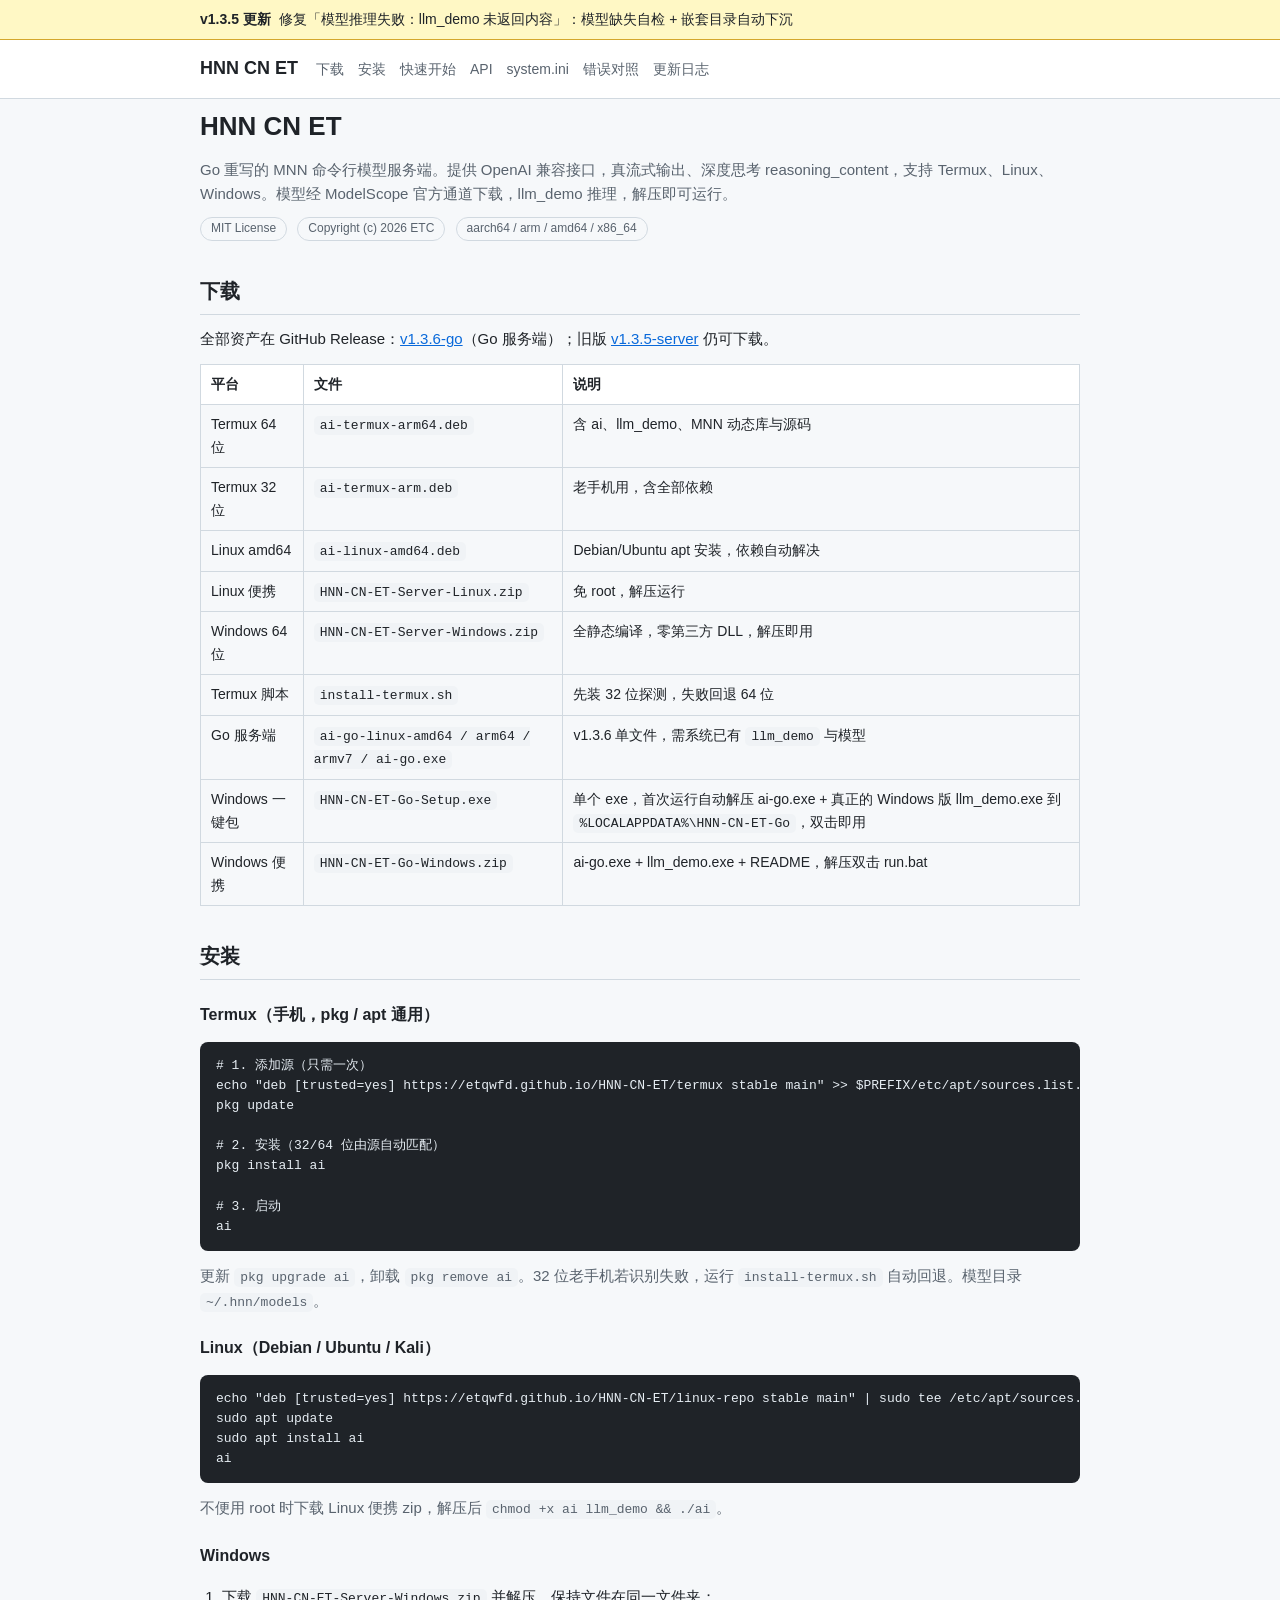
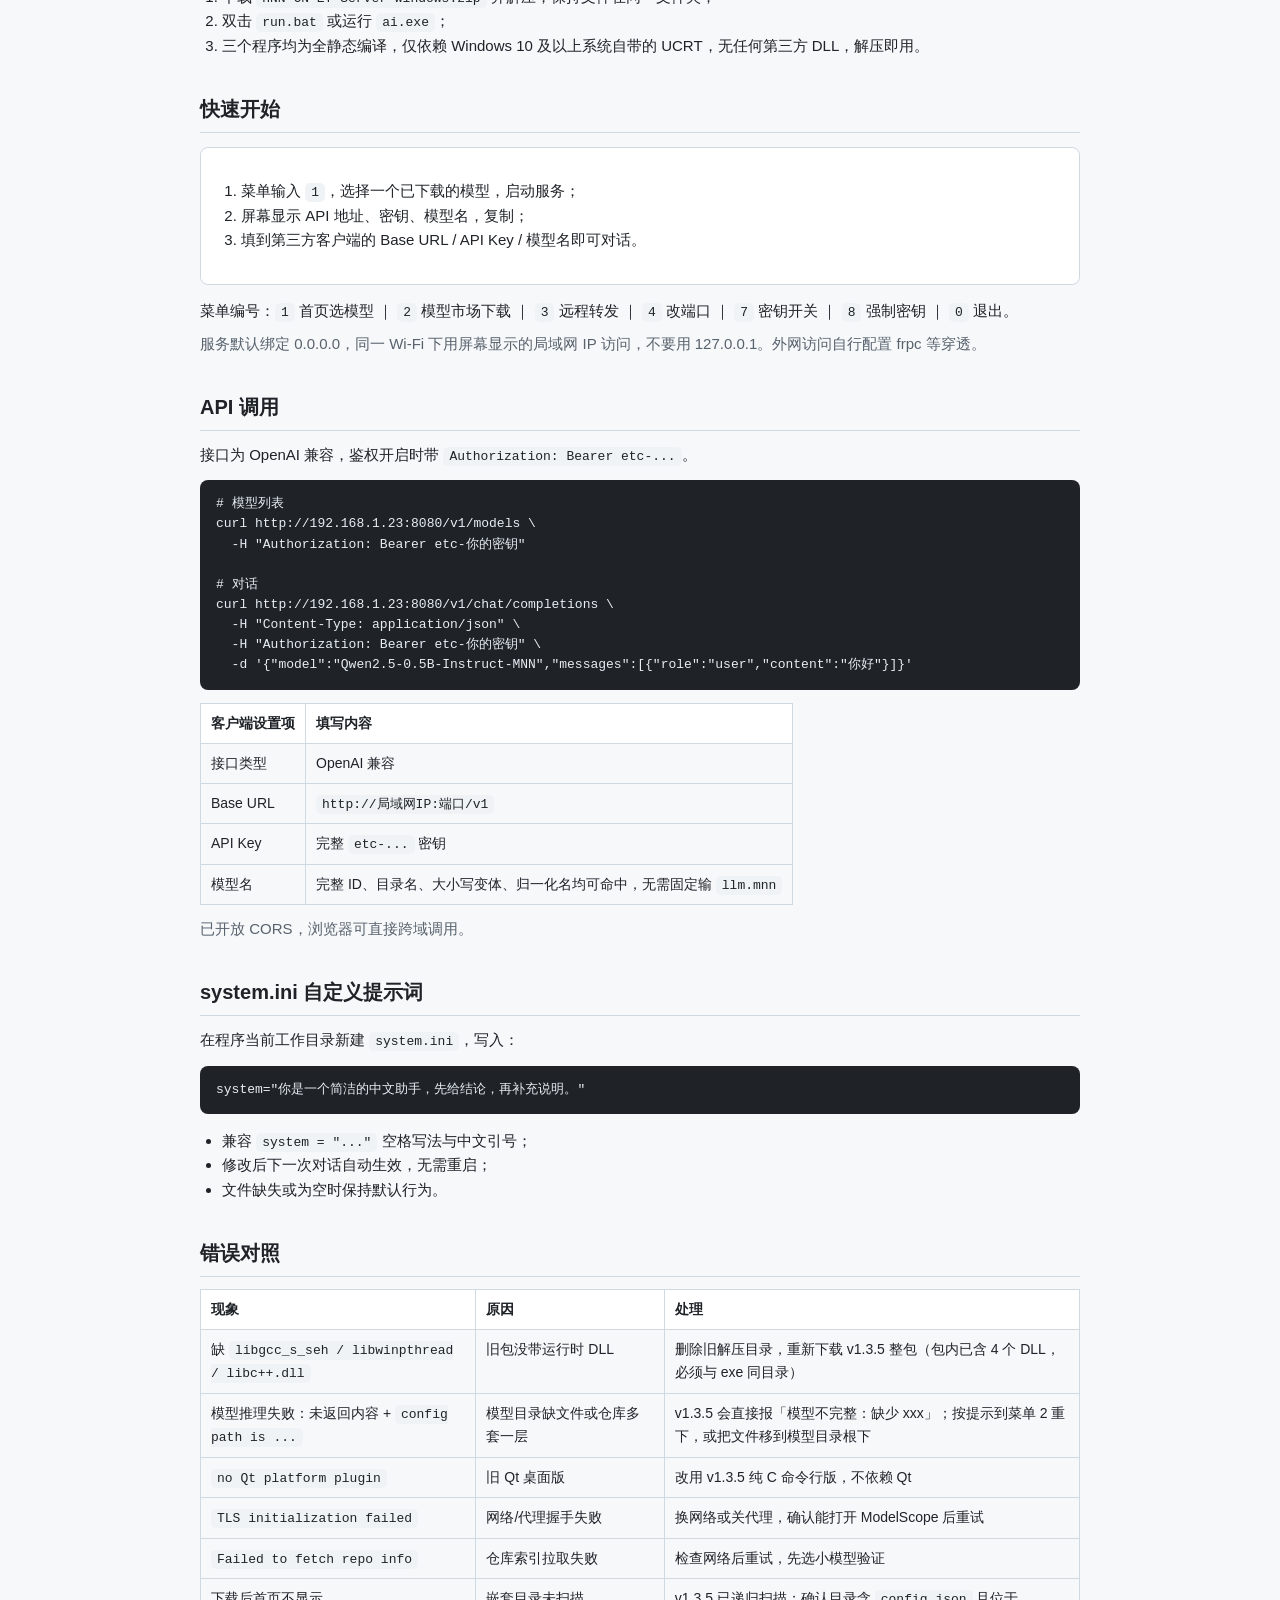
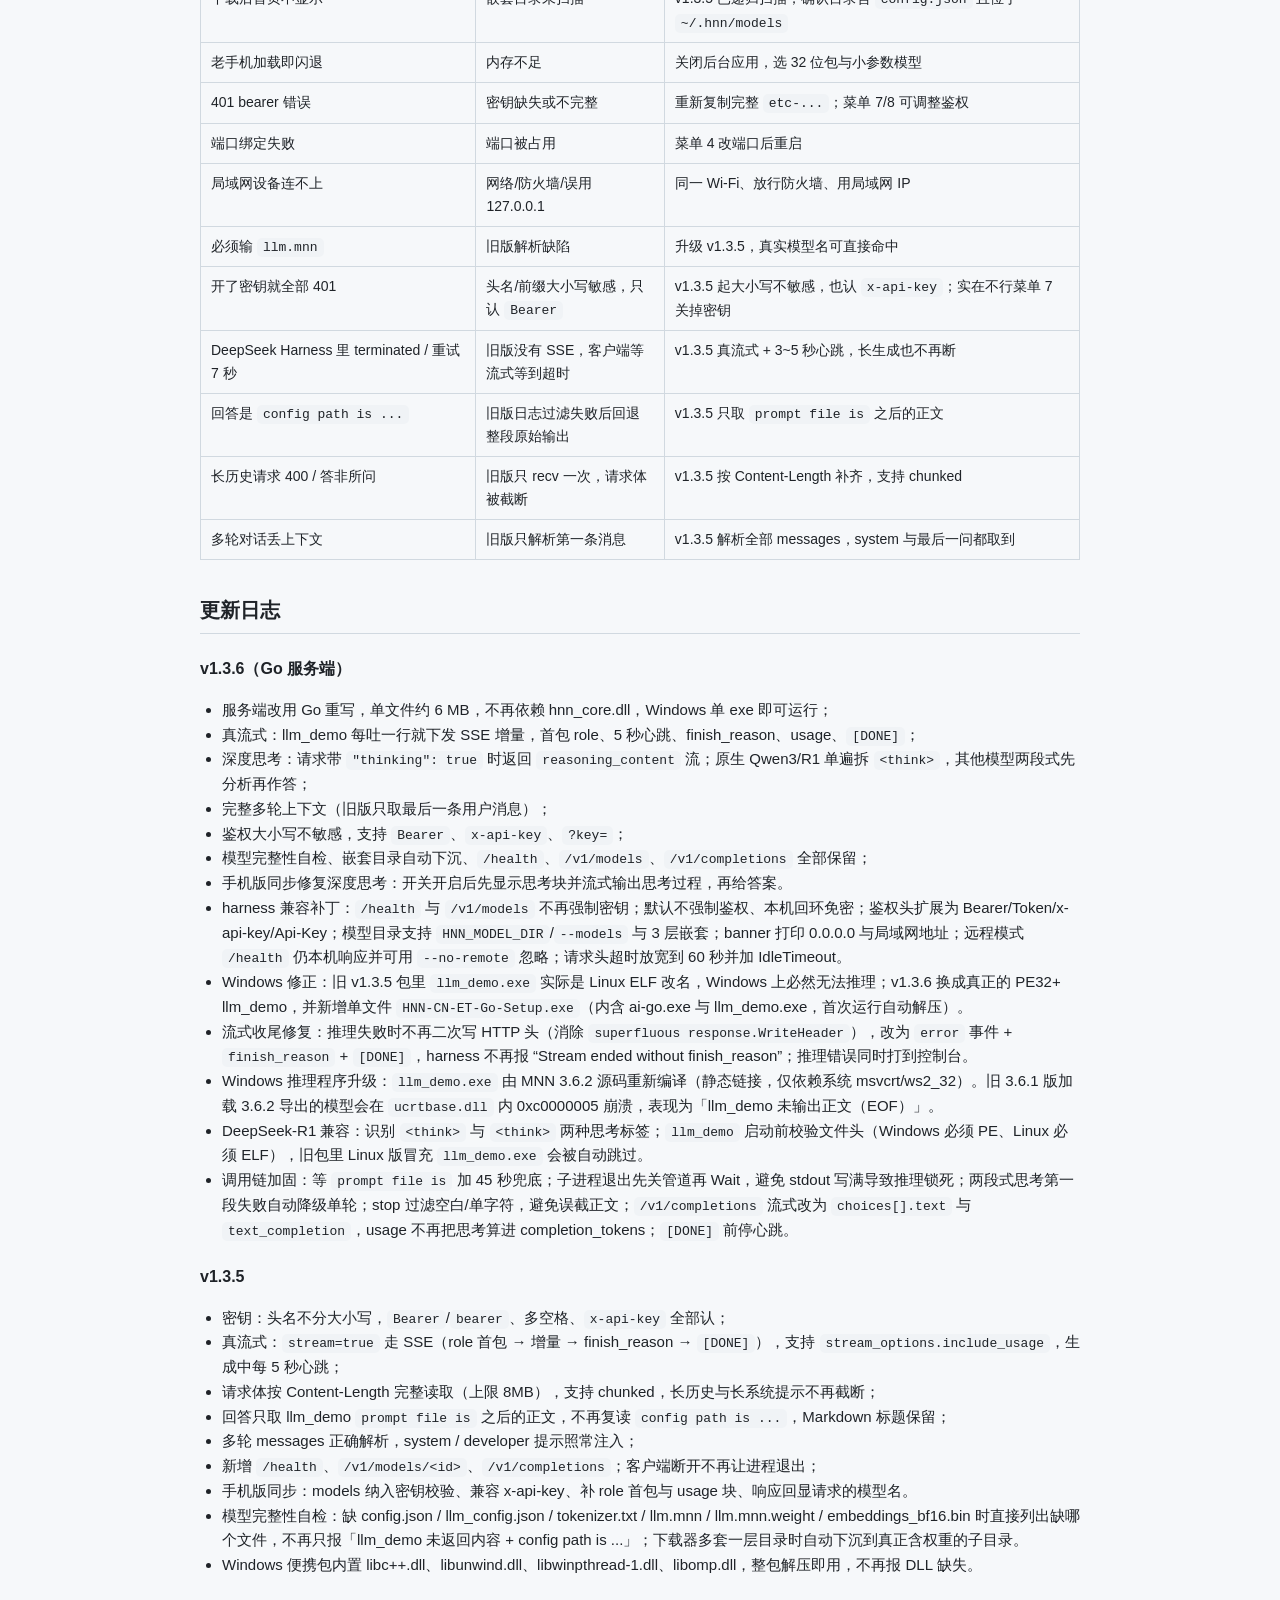
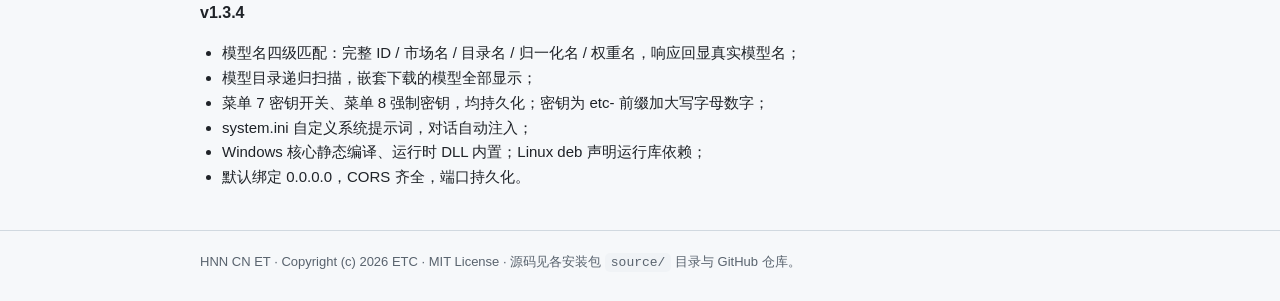
<file: docs/index.html>
<!DOCTYPE html>
<html lang="zh-CN">
<head>
<meta charset="UTF-8">
<meta name="viewport" content="width=device-width, initial-scale=1.0">
<title>HNN CN ET · 本地模型服务端</title>
<style>
  :root{
    --bg:#f6f8fa; --panel:#ffffff; --ink:#1f2328; --muted:#59636e;
    --line:#d1d9e0; --accent:#0969da; --code-bg:#f0f3f6; --pre-bg:#1f2328; --pre-ink:#e6edf3;
  }
  *{box-sizing:border-box}
  body{margin:0;background:var(--bg);color:var(--ink);
    font-family:-apple-system,BlinkMacSystemFont,"Segoe UI","PingFang SC","Microsoft YaHei",Helvetica,Arial,sans-serif;
    font-size:15px;line-height:1.65}
  .wrap{max-width:920px;margin:0 auto;padding:0 20px}
  header.site{background:var(--panel);border-bottom:1px solid var(--line)}
  header.site .wrap{display:flex;align-items:baseline;gap:18px;flex-wrap:wrap;padding-top:14px;padding-bottom:14px}
  header.site .name{font-size:18px;font-weight:700;color:var(--ink);text-decoration:none}
  header.site nav{display:flex;gap:14px;flex-wrap:wrap}
  header.site nav a{color:var(--muted);text-decoration:none;font-size:14px}
  header.site nav a:hover{color:var(--accent)}
  .announce{background:#fff8c5;border-bottom:1px solid #d4a72c;font-size:14px}
  .announce .wrap{padding-top:8px;padding-bottom:8px}
  .announce b{margin-right:8px}
  main{padding:28px 0 10px}
  h1{font-size:26px;margin:6px 0 10px}
  h2{font-size:20px;margin:34px 0 12px;padding-bottom:6px;border-bottom:1px solid var(--line)}
  h3{font-size:16px;margin:22px 0 8px}
  p{margin:8px 0}
  a{color:var(--accent)}
  code{background:var(--code-bg);padding:2px 6px;border-radius:5px;font-family:ui-monospace,SFMono-Regular,Menlo,Consolas,monospace;font-size:13px}
  pre{background:var(--pre-bg);color:var(--pre-ink);padding:14px 16px;border-radius:8px;overflow-x:auto;
    font-family:ui-monospace,SFMono-Regular,Menlo,Consolas,monospace;font-size:13px;line-height:1.55}
  pre code{background:none;padding:0;color:inherit;font-size:13px}
  table{border-collapse:collapse;width:100%;margin:12px 0;font-size:14px;display:block;overflow-x:auto}
  th,td{border:1px solid var(--line);padding:8px 10px;text-align:left;vertical-align:top}
  th{background:var(--panel)}
  ul,ol{padding-left:22px}
  .lead{color:var(--muted);font-size:15px}
  .panel{background:var(--panel);border:1px solid var(--line);border-radius:8px;padding:16px 18px;margin:14px 0}
  .muted{color:var(--muted)}
  footer{border-top:1px solid var(--line);margin-top:40px;padding:20px 0 36px;color:var(--muted);font-size:13px}
  .tag{display:inline-block;font-size:12px;border:1px solid var(--line);border-radius:20px;padding:1px 10px;color:var(--muted);margin-right:6px}
</style>
</head>
<body>

<div class="announce" id="announce" style="display:none">
  <div class="wrap"><b id="announceTag"></b><span id="announceText"></span></div>
</div>

<header class="site">
  <div class="wrap">
    <a class="name" href="#top">HNN CN ET</a>
    <nav>
      <a href="#download">下载</a>
      <a href="#install">安装</a>
      <a href="#start">快速开始</a>
      <a href="#api">API</a>
      <a href="#system">system.ini</a>
      <a href="#errors">错误对照</a>
      <a href="#changelog">更新日志</a>
    </nav>
  </div>
</header>

<main class="wrap" id="top">

<h1>HNN CN ET</h1>
<p class="lead">Go 重写的 MNN 命令行模型服务端。提供 OpenAI 兼容接口，真流式输出、深度思考 reasoning_content，支持 Termux、Linux、Windows。模型经 ModelScope 官方通道下载，llm_demo 推理，解压即可运行。</p>
<p>
  <span class="tag">MIT License</span>
  <span class="tag">Copyright (c) 2026 ETC</span>
  <span class="tag">aarch64 / arm / amd64 / x86_64</span>
</p>

<h2 id="download">下载</h2>
<p>全部资产在 GitHub Release：<a href="https://github.com/ETQWFD/HNN-CN-ET/releases/tag/v1.3.6-go" target="_blank">v1.3.6-go</a>（Go 服务端）；旧版 <a href="https://github.com/ETQWFD/HNN-CN-ET/releases/tag/v1.3.5-server" target="_blank">v1.3.5-server</a> 仍可下载。</p>
<table>
  <tr><th>平台</th><th>文件</th><th>说明</th></tr>
  <tr><td>Termux 64 位</td><td><code>ai-termux-arm64.deb</code></td><td>含 ai、llm_demo、MNN 动态库与源码</td></tr>
  <tr><td>Termux 32 位</td><td><code>ai-termux-arm.deb</code></td><td>老手机用，含全部依赖</td></tr>
  <tr><td>Linux amd64</td><td><code>ai-linux-amd64.deb</code></td><td>Debian/Ubuntu apt 安装，依赖自动解决</td></tr>
  <tr><td>Linux 便携</td><td><code>HNN-CN-ET-Server-Linux.zip</code></td><td>免 root，解压运行</td></tr>
  <tr><td>Windows 64 位</td><td><code>HNN-CN-ET-Server-Windows.zip</code></td><td>全静态编译，零第三方 DLL，解压即用</td></tr>
  <tr><td>Termux 脚本</td><td><code>install-termux.sh</code></td><td>先装 32 位探测，失败回退 64 位</td></tr>
  <tr><td>Go 服务端</td><td><code>ai-go-linux-amd64 / arm64 / armv7 / ai-go.exe</code></td><td>v1.3.6 单文件，需系统已有 <code>llm_demo</code> 与模型</td></tr>
  <tr><td>Windows 一键包</td><td><code>HNN-CN-ET-Go-Setup.exe</code></td><td>单个 exe，首次运行自动解压 ai-go.exe + 真正的 Windows 版 llm_demo.exe 到 <code>%LOCALAPPDATA%\HNN-CN-ET-Go</code>，双击即用</td></tr>
  <tr><td>Windows 便携</td><td><code>HNN-CN-ET-Go-Windows.zip</code></td><td>ai-go.exe + llm_demo.exe + README，解压双击 run.bat</td></tr>
</table>

<h2 id="install">安装</h2>

<h3>Termux（手机，pkg / apt 通用）</h3>
<pre><code># 1. 添加源（只需一次）
echo "deb [trusted=yes] https://etqwfd.github.io/HNN-CN-ET/termux stable main" >> $PREFIX/etc/apt/sources.list.d/hnn.list
pkg update

# 2. 安装（32/64 位由源自动匹配）
pkg install ai

# 3. 启动
ai</code></pre>
<p class="muted">更新 <code>pkg upgrade ai</code>，卸载 <code>pkg remove ai</code>。32 位老手机若识别失败，运行 <code>install-termux.sh</code> 自动回退。模型目录 <code>~/.hnn/models</code>。</p>

<h3>Linux（Debian / Ubuntu / Kali）</h3>
<pre><code>echo "deb [trusted=yes] https://etqwfd.github.io/HNN-CN-ET/linux-repo stable main" | sudo tee /etc/apt/sources.list.d/hnn.list
sudo apt update
sudo apt install ai
ai</code></pre>
<p class="muted">不便用 root 时下载 Linux 便携 zip，解压后 <code>chmod +x ai llm_demo && ./ai</code>。</p>

<h3>Windows</h3>
<ol>
  <li>下载 <code>HNN-CN-ET-Server-Windows.zip</code> 并解压，保持文件在同一文件夹；</li>
  <li>双击 <code>run.bat</code> 或运行 <code>ai.exe</code>；</li>
  <li>三个程序均为全静态编译，仅依赖 Windows 10 及以上系统自带的 UCRT，无任何第三方 DLL，解压即用。</li>
</ol>

<h2 id="start">快速开始</h2>
<div class="panel">
  <ol>
    <li>菜单输入 <code>1</code>，选择一个已下载的模型，启动服务；</li>
    <li>屏幕显示 API 地址、密钥、模型名，复制；</li>
    <li>填到第三方客户端的 Base URL / API Key / 模型名即可对话。</li>
  </ol>
</div>
<p>菜单编号：<code>1</code> 首页选模型 ｜ <code>2</code> 模型市场下载 ｜ <code>3</code> 远程转发 ｜ <code>4</code> 改端口 ｜ <code>7</code> 密钥开关 ｜ <code>8</code> 强制密钥 ｜ <code>0</code> 退出。</p>
<p class="muted">服务默认绑定 0.0.0.0，同一 Wi-Fi 下用屏幕显示的局域网 IP 访问，不要用 127.0.0.1。外网访问自行配置 frpc 等穿透。</p>

<h2 id="api">API 调用</h2>
<p>接口为 OpenAI 兼容，鉴权开启时带 <code>Authorization: Bearer etc-...</code>。</p>
<pre><code># 模型列表
curl http://192.168.1.23:8080/v1/models \
  -H "Authorization: Bearer etc-你的密钥"

# 对话
curl http://192.168.1.23:8080/v1/chat/completions \
  -H "Content-Type: application/json" \
  -H "Authorization: Bearer etc-你的密钥" \
  -d '{"model":"Qwen2.5-0.5B-Instruct-MNN","messages":[{"role":"user","content":"你好"}]}'</code></pre>
<table>
  <tr><th>客户端设置项</th><th>填写内容</th></tr>
  <tr><td>接口类型</td><td>OpenAI 兼容</td></tr>
  <tr><td>Base URL</td><td><code>http://局域网IP:端口/v1</code></td></tr>
  <tr><td>API Key</td><td>完整 <code>etc-...</code> 密钥</td></tr>
  <tr><td>模型名</td><td>完整 ID、目录名、大小写变体、归一化名均可命中，无需固定输 <code>llm.mnn</code></td></tr>
</table>
<p class="muted">已开放 CORS，浏览器可直接跨域调用。</p>

<h2 id="system">system.ini 自定义提示词</h2>
<p>在程序当前工作目录新建 <code>system.ini</code>，写入：</p>
<pre><code>system="你是一个简洁的中文助手，先给结论，再补充说明。"</code></pre>
<ul>
  <li>兼容 <code>system = "..."</code> 空格写法与中文引号；</li>
  <li>修改后下一次对话自动生效，无需重启；</li>
  <li>文件缺失或为空时保持默认行为。</li>
</ul>

<h2 id="errors">错误对照</h2>
<table>
  <tr><th>现象</th><th>原因</th><th>处理</th></tr>
  <tr><td>缺 <code>libgcc_s_seh / libwinpthread / libc++.dll</code></td><td>旧包没带运行时 DLL</td><td>删除旧解压目录，重新下载 v1.3.5 整包（包内已含 4 个 DLL，必须与 exe 同目录）</td></tr>
  <tr><td>模型推理失败：未返回内容 + <code>config path is ...</code></td><td>模型目录缺文件或仓库多套一层</td><td>v1.3.5 会直接报「模型不完整：缺少 xxx」；按提示到菜单 2 重下，或把文件移到模型目录根下</td></tr>
  <tr><td><code>no Qt platform plugin</code></td><td>旧 Qt 桌面版</td><td>改用 v1.3.5 纯 C 命令行版，不依赖 Qt</td></tr>
  <tr><td><code>TLS initialization failed</code></td><td>网络/代理握手失败</td><td>换网络或关代理，确认能打开 ModelScope 后重试</td></tr>
  <tr><td><code>Failed to fetch repo info</code></td><td>仓库索引拉取失败</td><td>检查网络后重试，先选小模型验证</td></tr>
  <tr><td>下载后首页不显示</td><td>嵌套目录未扫描</td><td>v1.3.5 已递归扫描；确认目录含 <code>config.json</code> 且位于 <code>~/.hnn/models</code></td></tr>
  <tr><td>老手机加载即闪退</td><td>内存不足</td><td>关闭后台应用，选 32 位包与小参数模型</td></tr>
  <tr><td>401 bearer 错误</td><td>密钥缺失或不完整</td><td>重新复制完整 <code>etc-...</code>；菜单 7/8 可调整鉴权</td></tr>
  <tr><td>端口绑定失败</td><td>端口被占用</td><td>菜单 4 改端口后重启</td></tr>
  <tr><td>局域网设备连不上</td><td>网络/防火墙/误用 127.0.0.1</td><td>同一 Wi-Fi、放行防火墙、用局域网 IP</td></tr>
  <tr><td>必须输 <code>llm.mnn</code></td><td>旧版解析缺陷</td><td>升级 v1.3.5，真实模型名可直接命中</td></tr>
  <tr><td>开了密钥就全部 401</td><td>头名/前缀大小写敏感，只认 <code>Bearer</code></td><td>v1.3.5 起大小写不敏感，也认 <code>x-api-key</code>；实在不行菜单 7 关掉密钥</td></tr>
  <tr><td>DeepSeek Harness 里 terminated / 重试 7 秒</td><td>旧版没有 SSE，客户端等流式等到超时</td><td>v1.3.5 真流式 + 3~5 秒心跳，长生成也不再断</td></tr>
  <tr><td>回答是 <code>config path is ...</code></td><td>旧版日志过滤失败后回退整段原始输出</td><td>v1.3.5 只取 <code>prompt file is</code> 之后的正文</td></tr>
  <tr><td>长历史请求 400 / 答非所问</td><td>旧版只 recv 一次，请求体被截断</td><td>v1.3.5 按 Content-Length 补齐，支持 chunked</td></tr>
  <tr><td>多轮对话丢上下文</td><td>旧版只解析第一条消息</td><td>v1.3.5 解析全部 messages，system 与最后一问都取到</td></tr>
</table>

<h2 id="changelog">更新日志</h2>
<h3>v1.3.6（Go 服务端）</h3>
<ul>
  <li>服务端改用 Go 重写，单文件约 6 MB，不再依赖 hnn_core.dll，Windows 单 exe 即可运行；</li>
  <li>真流式：llm_demo 每吐一行就下发 SSE 增量，首包 role、5 秒心跳、finish_reason、usage、<code>[DONE]</code>；</li>
  <li>深度思考：请求带 <code>"thinking": true</code> 时返回 <code>reasoning_content</code> 流；原生 Qwen3/R1 单遍拆 <code>&lt;think&gt;</code>，其他模型两段式先分析再作答；</li>
  <li>完整多轮上下文（旧版只取最后一条用户消息）；</li>
  <li>鉴权大小写不敏感，支持 <code>Bearer</code>、<code>x-api-key</code>、<code>?key=</code>；</li>
  <li>模型完整性自检、嵌套目录自动下沉、<code>/health</code>、<code>/v1/models</code>、<code>/v1/completions</code> 全部保留；</li>
  <li>手机版同步修复深度思考：开关开启后先显示思考块并流式输出思考过程，再给答案。</li>
  <li>harness 兼容补丁：<code>/health</code> 与 <code>/v1/models</code> 不再强制密钥；默认不强制鉴权、本机回环免密；鉴权头扩展为 Bearer/Token/x-api-key/Api-Key；模型目录支持 <code>HNN_MODEL_DIR</code>/<code>--models</code> 与 3 层嵌套；banner 打印 0.0.0.0 与局域网地址；远程模式 <code>/health</code> 仍本机响应并可用 <code>--no-remote</code> 忽略；请求头超时放宽到 60 秒并加 IdleTimeout。</li>
  <li>Windows 修正：旧 v1.3.5 包里 <code>llm_demo.exe</code> 实际是 Linux ELF 改名，Windows 上必然无法推理；v1.3.6 换成真正的 PE32+ llm_demo，并新增单文件 <code>HNN-CN-ET-Go-Setup.exe</code>（内含 ai-go.exe 与 llm_demo.exe，首次运行自动解压）。</li>
  <li>流式收尾修复：推理失败时不再二次写 HTTP 头（消除 <code>superfluous response.WriteHeader</code>），改为 <code>error</code> 事件 + <code>finish_reason</code> + <code>[DONE]</code>，harness 不再报 “Stream ended without finish_reason”；推理错误同时打到控制台。</li>
  <li>Windows 推理程序升级：<code>llm_demo.exe</code> 由 MNN 3.6.2 源码重新编译（静态链接，仅依赖系统 msvcrt/ws2_32）。旧 3.6.1 版加载 3.6.2 导出的模型会在 <code>ucrtbase.dll</code> 内 0xc0000005 崩溃，表现为「llm_demo 未输出正文（EOF）」。</li>
  <li>DeepSeek-R1 兼容：识别 <code>&lt;think&gt;</code> 与 <code>&lt;think&gt;</code> 两种思考标签；<code>llm_demo</code> 启动前校验文件头（Windows 必须 PE、Linux 必须 ELF），旧包里 Linux 版冒充 <code>llm_demo.exe</code> 会被自动跳过。</li>
  <li>调用链加固：等 <code>prompt file is</code> 加 45 秒兜底；子进程退出先关管道再 Wait，避免 stdout 写满导致推理锁死；两段式思考第一段失败自动降级单轮；stop 过滤空白/单字符，避免误截正文；<code>/v1/completions</code> 流式改为 <code>choices[].text</code> 与 <code>text_completion</code>，usage 不再把思考算进 completion_tokens；<code>[DONE]</code> 前停心跳。</li>
</ul>
<h3>v1.3.5</h3>
<ul>
  <li>密钥：头名不分大小写，<code>Bearer</code>/<code>bearer</code>、多空格、<code>x-api-key</code> 全部认；</li>
  <li>真流式：<code>stream=true</code> 走 SSE（role 首包 → 增量 → finish_reason → <code>[DONE]</code>），支持 <code>stream_options.include_usage</code>，生成中每 5 秒心跳；</li>
  <li>请求体按 Content-Length 完整读取（上限 8MB），支持 chunked，长历史与长系统提示不再截断；</li>
  <li>回答只取 llm_demo <code>prompt file is</code> 之后的正文，不再复读 <code>config path is ...</code>，Markdown 标题保留；</li>
  <li>多轮 messages 正确解析，system / developer 提示照常注入；</li>
  <li>新增 <code>/health</code>、<code>/v1/models/&lt;id&gt;</code>、<code>/v1/completions</code>；客户端断开不再让进程退出；</li>
  <li>手机版同步：models 纳入密钥校验、兼容 x-api-key、补 role 首包与 usage 块、响应回显请求的模型名。</li>
  <li>模型完整性自检：缺 config.json / llm_config.json / tokenizer.txt / llm.mnn / llm.mnn.weight / embeddings_bf16.bin 时直接列出缺哪个文件，不再只报「llm_demo 未返回内容 + config path is ...」；下载器多套一层目录时自动下沉到真正含权重的子目录。</li>
  <li>Windows 便携包内置 libc++.dll、libunwind.dll、libwinpthread-1.dll、libomp.dll，整包解压即用，不再报 DLL 缺失。</li>
</ul>
<h3>v1.3.4</h3>
<ul>
  <li>模型名四级匹配：完整 ID / 市场名 / 目录名 / 归一化名 / 权重名，响应回显真实模型名；</li>
  <li>模型目录递归扫描，嵌套下载的模型全部显示；</li>
  <li>菜单 7 密钥开关、菜单 8 强制密钥，均持久化；密钥为 etc- 前缀加大写字母数字；</li>
  <li>system.ini 自定义系统提示词，对话自动注入；</li>
  <li>Windows 核心静态编译、运行时 DLL 内置；Linux deb 声明运行库依赖；</li>
  <li>默认绑定 0.0.0.0，CORS 齐全，端口持久化。</li>
</ul>

</main>

<footer>
  <div class="wrap">HNN CN ET · Copyright (c) 2026 ETC · MIT License · 源码见各安装包 <code>source/</code> 目录与 GitHub 仓库。</div>
</footer>

<script>
fetch('announcement.json',{cache:'no-store'}).then(r=>r.ok?r.json():null).then(d=>{
  if(!d)return;
  document.getElementById('announce').style.display='block';
  document.getElementById('announceTag').textContent=d.tag||'公告';
  document.getElementById('announceText').textContent=d.title||'';
}).catch(()=>{});
</script>
</body>
</html>
</file>
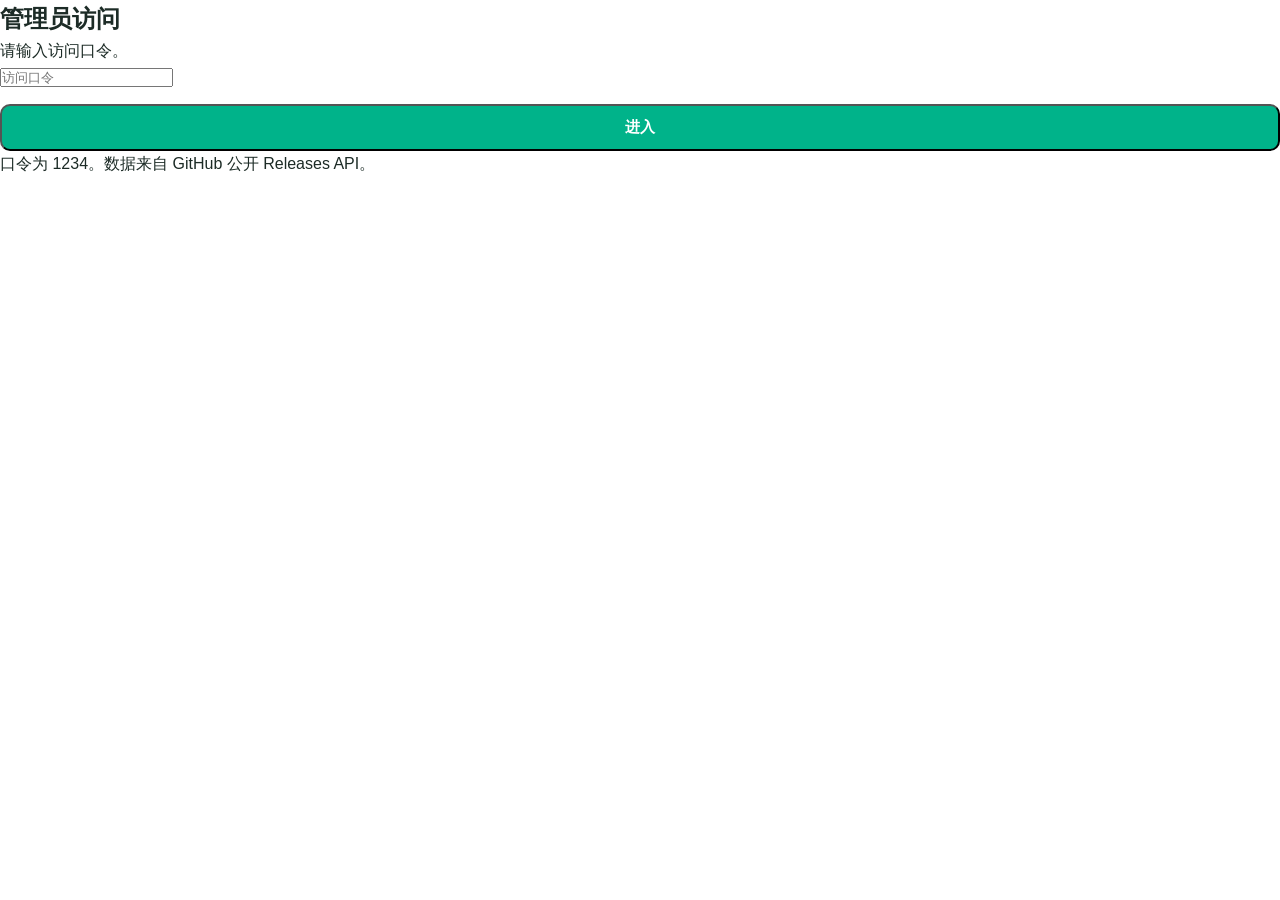
<file: docs/dan.html>
<!doctype html>
<html lang="zh-CN">
<head>
  <meta charset="utf-8" />
  <meta name="viewport" content="width=device-width, initial-scale=1" />
  <title>后台 · HNN CN ET</title>
  <meta name="robots" content="noindex, nofollow" />
  <link rel="icon" href="assets/icons/favicon.ico" />
  <link rel="stylesheet" href="assets/css/style.css" />
</head>
<body>

<div class="lock-overlay" id="lockOverlay">
  <div class="lock-box">
    <h2>管理员访问</h2>
    <p>请输入访问口令。</p>
    <input type="password" id="passInput" placeholder="访问口令" autocomplete="off" />
    <div class="err" id="passErr"></div>
    <button class="btn btn-primary" id="btnUnlock" style="margin-top:14px; width:100%;">进入</button>
    <div class="lock-note">
      口令为 1234。数据来自 GitHub 公开 Releases API。
    </div>
  </div>
</div>

<div id="mainContent" style="display:none;">
  <nav class="nav">
    <div class="container nav-inner">
      <a class="brand" href="index.html">
        <img src="assets/logo.svg" alt="logo" style="width:32px;height:32px;" />
        <span>HNN CN ET · 后台</span>
      </a>
      <div class="nav-links">
        <a href="index.html">返回首页</a>
        <a href="#" id="btnLock" style="display:none;">锁定</a>
      </div>
    </div>
  </nav>

  <section>
    <div class="container">
      <h2 class="section-title">发布与下载统计</h2>
      <p class="section-sub">数据来自 GitHub Releases API，实时拉取。</p>

      <div class="state-box" id="stateBox">正在加载发布数据…</div>

      <div id="statsArea" style="display:none;">
        <div class="stat-grid">
          <div class="stat">
            <div class="label">总下载量</div>
            <div class="value" id="statTotal">0</div>
          </div>
          <div class="stat green">
            <div class="label">最新版本</div>
            <div class="value" id="statLatest" style="font-size:20px;">—</div>
          </div>
          <div class="stat">
            <div class="label">Release 数量</div>
            <div class="value" id="statReleases">0</div>
          </div>
          <div class="stat green">
            <div class="label">Asset 数量</div>
            <div class="value" id="statAssets">0</div>
          </div>
        </div>

        <div class="card" style="overflow-x:auto;">
          <table>
            <thead>
              <tr>
                <th>版本</th>
                <th>发布时间</th>
                <th>Asset</th>
                <th style="text-align:right;">下载次数</th>
              </tr>
            </thead>
            <tbody id="releaseTable"></tbody>
          </table>
        </div>
      </div>
    </div>
  </section>

  <section id="announceSec" style="display:none;">
    <div class="container">
      <h2 class="section-title">发布公告</h2>
      <p class="section-sub">发布后，App 启动时会弹出一次新公告，官网顶部也会显示。</p>
      <div class="card">
        <div class="field">
          <label>公告标签（可选，如「公告」/「活动」）</label>
          <input type="text" id="annTag" placeholder="公告" />
        </div>
        <div class="field">
          <label>标题</label>
          <input type="text" id="annTitle" placeholder="例如：v1.0.2 已发布" />
        </div>
        <div class="field">
          <label>内容</label>
          <textarea id="annContent" rows="4" placeholder="公告正文"></textarea>
        </div>
        <div class="field">
          <label>GitHub Token（用于写入 announcement.json，只保存在本机浏览器）</label>
          <input type="password" id="ghToken" placeholder="ghp_xxx 或 gho_xxx" autocomplete="off" />
        </div>
        <div class="field" style="margin-top:14px; display:flex; gap:10px; flex-wrap:wrap;">
          <button class="btn btn-primary" id="btnPublish">发布公告</button>
          <span class="state-mini" id="publishState"></span>
        </div>
      </div>
    </div>
  </section>
</div>

<script>
(function () {
  var ADMIN_KEY = 'hnn_admin_1234';
  var ADMIN_PASS = '1234';
  var LS_KEY = 'hnn_admin_ok';
  var REPO = 'ETQWFD/HNN-CN-ET';
  var API_ALL = 'https://api.github.com/repos/' + REPO + '/releases?per_page=100';
  var CONTENT_API = 'https://api.github.com/repos/' + REPO + '/contents/docs/announcement.json';

  function $(id) { return document.getElementById(id); }

  function unlock() {
    $('lockOverlay').style.display = 'none';
    $('mainContent').style.display = 'block';
    loadData();
    $('btnLock').style.display = 'inline-block';
    $('announceSec').style.display = 'block';
  }

  var q = new URLSearchParams(location.search);
  if (q.get('key') === ADMIN_KEY) {
    try { localStorage.setItem(LS_KEY, '1'); } catch (e) {}
  }
  var remembered = false;
  try { remembered = localStorage.getItem(LS_KEY) === '1'; } catch (e) {}

  if (remembered) {
    unlock();
  } else {
    $('btnUnlock').addEventListener('click', tryUnlock);
    $('passInput').addEventListener('keydown', function (e) {
      if (e.key === 'Enter') tryUnlock();
    });
  }

  function tryUnlock() {
    var v = ($('passInput').value || '').trim();
    if (v === ADMIN_PASS) {
      try { localStorage.setItem(LS_KEY, '1'); } catch (e) {}
      unlock();
    } else {
      $('passErr').textContent = '口令不正确';
    }
  }

  $('btnLock').addEventListener('click', function (e) {
    e.preventDefault();
    try { localStorage.removeItem(LS_KEY); } catch (e) {}
    location.search = '';
    location.reload();
  });

  function fmtDate(iso) {
    if (!iso) return '—';
    var d = new Date(iso);
    if (isNaN(d.getTime())) return iso;
    return d.getFullYear() + '-' +
      String(d.getMonth() + 1).padStart(2, '0') + '-' +
      String(d.getDate()).padStart(2, '0');
  }

  function fmtNum(n) {
    n = n || 0;
    return n.toString().replace(/\B(?=(\d{3})+(?!\d))/g, ',');
  }

  function setState(msg, isErr) {
    var box = $('stateBox');
    box.style.display = 'block';
    box.textContent = msg;
    box.className = 'state-box' + (isErr ? ' error' : '');
  }

  function showTable() {
    $('stateBox').style.display = 'none';
    $('statsArea').style.display = 'block';
  }

  function loadData() {
    setState('正在从 GitHub 拉取发布数据…');
    fetch(API_ALL, { headers: { 'Accept': 'application/vnd.github+json' } })
      .then(function (r) {
        if (!r.ok) throw new Error('HTTP ' + r.status);
        return r.json();
      })
      .then(function (list) {
        if (!Array.isArray(list) || list.length === 0) {
          setState('还没有任何 Release。');
          return;
        }
        var total = 0, assetCount = 0;
        var rows = [];
        list.forEach(function (rel) {
          var assets = rel.assets || [];
          assetCount += assets.length;
          assets.forEach(function (a) {
            total += (a.download_count || 0);
            rows.push({
              tag: rel.tag_name || rel.name || '—',
              date: rel.published_at,
              asset: a.name,
              dl: a.download_count || 0,
              url: a.browser_download_url
            });
          });
          if (assets.length === 0) {
            rows.push({ tag: rel.tag_name || rel.name || '—', date: rel.published_at, asset: '(无 asset)', dl: 0, url: null });
          }
        });

        $('statTotal').textContent = fmtNum(total);
        $('statReleases').textContent = list.length;
        $('statAssets').textContent = assetCount;
        $('statLatest').textContent = list[0] ? (list[0].tag_name || list[0].name || '—') : '—';

        var tbody = $('releaseTable');
        tbody.innerHTML = '';
        rows.forEach(function (r) {
          var tr = document.createElement('tr');
          var tdTag = document.createElement('td'); tdTag.textContent = r.tag;
          var tdDate = document.createElement('td'); tdDate.textContent = fmtDate(r.date);
          var tdAsset = document.createElement('td');
          if (r.url) {
            var a = document.createElement('a');
            a.href = r.url; a.target = '_blank'; a.rel = 'noopener';
            a.textContent = r.asset;
            tdAsset.appendChild(a);
          } else {
            tdAsset.textContent = r.asset;
          }
          var tdDl = document.createElement('td');
          tdDl.className = 'num';
          tdDl.textContent = fmtNum(r.dl);
          tr.appendChild(tdTag); tr.appendChild(tdDate); tr.appendChild(tdAsset); tr.appendChild(tdDl);
          tbody.appendChild(tr);
        });

        showTable();
      })
      .catch(function (err) {
        setState('加载失败：' + err.message + '。请检查网络后刷新重试。', true);
      });
  }

  var tokenInput = $('ghToken');
  try {
    var savedToken = localStorage.getItem('hnn_gh_token');
    if (savedToken) tokenInput.value = savedToken;
  } catch (e) {}

  $('btnPublish').addEventListener('click', function () {
    var tag = ($('annTag').value || '').trim();
    var title = ($('annTitle').value || '').trim();
    var content = ($('annContent').value || '').trim();
    var token = (tokenInput.value || '').trim();
    var state = $('publishState');

    if (!title || !content) {
      state.textContent = '标题和内容不能为空';
      return;
    }
    if (!token) {
      state.textContent = '请填写 GitHub Token';
      return;
    }
    try { localStorage.setItem('hnn_gh_token', token); } catch (e) {}

    var id = new Date().toISOString().slice(0, 10) + '-' + String(Math.floor(Date.now() / 1000) % 100000);
    var payload = {
      id: id,
      tag: tag || '公告',
      title: title,
      content: content,
      publishedAt: new Date().toISOString()
    };

    state.textContent = '正在读取现有 announcement.json…';
    fetch(CONTENT_API, { headers: { 'Authorization': 'token ' + token, 'Accept': 'application/vnd.github+json' } })
      .then(function (r) { return r.json(); })
      .then(function (existing) {
        var sha = existing && existing.sha ? existing.sha : null;
        state.textContent = '正在发布…';
        return fetch(CONTENT_API, {
          method: 'PUT',
          headers: {
            'Authorization': 'token ' + token,
            'Accept': 'application/vnd.github+json',
            'Content-Type': 'application/json'
          },
          body: JSON.stringify({
            message: 'publish announcement ' + id,
            content: btoa(unescape(encodeURIComponent(JSON.stringify(payload, null, 2)))),
            sha: sha || undefined
          })
        });
      })
      .then(function (r) {
        if (!r.ok) {
          return r.json().then(function (j) {
            throw new Error((j && j.message) || ('HTTP ' + r.status));
          });
        }
        return r.json();
      })
      .then(function () {
        state.textContent = '发布成功。App 下次启动会展示这条公告。';
        $('annContent').value = '';
        $('annTitle').value = '';
      })
      .catch(function (err) {
        state.textContent = '发布失败：' + err.message;
      });
  });
})();
</script>
</body>
</html>
</file>
<file: docs/assets/css/style.css>
:root {
  --bg: #ffffff;
  --bg-soft: #f6f9f8;
  --card: #ffffff;
  --border: #e3ece8;
  --text: #1c2b26;
  --text-2: #5c6f68;
  --brand: #00b38a;
  --brand-dark: #00967a;
  --brand-soft: #e6f7f2;
  --shadow: 0 6px 24px rgba(16, 42, 34, 0.06);
}

* { margin: 0; padding: 0; box-sizing: border-box; }

html { scroll-behavior: smooth; }

body {
  font-family: -apple-system, BlinkMacSystemFont, "Segoe UI", Roboto, "PingFang SC", "Microsoft YaHei", sans-serif;
  background: var(--bg);
  color: var(--text);
  line-height: 1.6;
}

.container { width: min(1080px, 92%); margin: 0 auto; }

a { color: var(--brand-dark); text-decoration: none; }
a:hover { text-decoration: underline; }

.announce-bar { background: var(--brand); color: #fff; font-size: 14px; }
.announce-inner { padding: 10px 0; }
.announce-inner b { margin-right: 8px; }
.announce-inner span { opacity: 0.95; }

.nav { background: rgba(255,255,255,0.92); backdrop-filter: blur(8px); border-bottom: 1px solid var(--border); position: sticky; top: 0; z-index: 10; }
.nav-inner { display: flex; align-items: center; justify-content: space-between; height: 60px; }
.brand { display: flex; align-items: center; gap: 10px; font-weight: 700; font-size: 18px; color: var(--text); }
.brand img { width: 32px; height: 32px; border-radius: 7px; }
.brand:hover { text-decoration: none; }
.nav-links { display: flex; gap: 26px; }
.nav-links a { color: var(--text-2); font-size: 15px; }
.nav-links a:hover { color: var(--brand-dark); text-decoration: none; }
.nav-toggle { display: none; background: none; border: 1px solid var(--border); border-radius: 8px; font-size: 18px; padding: 4px 10px; color: var(--text); }

.hero { background: linear-gradient(180deg, var(--brand-soft), var(--bg)); padding: 84px 0 72px; text-align: center; }
.hero-badge { display: inline-block; background: var(--brand); color: #fff; font-size: 13px; padding: 6px 14px; border-radius: 20px; letter-spacing: 0.5px; }
.hero h1 { font-size: clamp(36px, 6vw, 56px); letter-spacing: 1px; margin: 18px 0 14px; }
.hero-copy { color: var(--text-2); font-size: 17px; max-width: 640px; margin: 0 auto 28px; }
.hero-btns { display: flex; gap: 14px; justify-content: center; flex-wrap: wrap; }
.hero-meta { display: flex; gap: 18px; justify-content: center; flex-wrap: wrap; margin-top: 40px; font-size: 14px; color: var(--text-2); }
.hero-meta b { color: var(--text); }

.btn { display: inline-block; padding: 12px 26px; border-radius: 10px; font-size: 15px; font-weight: 600; transition: all 0.15s ease; }
.btn-primary { background: var(--brand); color: #fff; }
.btn-primary:hover { background: var(--brand-dark); text-decoration: none; }
.btn-ghost { background: #fff; color: var(--text); border: 1px solid var(--border); }
.btn-ghost:hover { border-color: var(--brand); color: var(--brand-dark); text-decoration: none; }

.section { padding: 72px 0; }
.section-alt { background: var(--bg-soft); }
.section-title { font-size: 28px; text-align: center; margin-bottom: 36px; }

.cards { display: grid; grid-template-columns: repeat(3, 1fr); gap: 20px; }
.card { background: var(--card); border: 1px solid var(--border); border-radius: 14px; padding: 24px; box-shadow: var(--shadow); }
.card h3 { font-size: 17px; margin-bottom: 8px; color: var(--brand-dark); }
.card p { color: var(--text-2); font-size: 14px; }

.download-card { display: flex; align-items: center; justify-content: space-between; gap: 24px; background: var(--card); border: 1px solid var(--border); border-radius: 14px; padding: 30px; box-shadow: var(--shadow); flex-wrap: wrap; }
.download-info h3 { font-size: 20px; margin-bottom: 6px; }
.download-info p { color: var(--text-2); font-size: 14px; }
.download-meta { display: flex; gap: 20px; margin-top: 10px; }

.steps { display: grid; grid-template-columns: repeat(4, 1fr); gap: 18px; }
.step { background: var(--card); border: 1px solid var(--border); border-radius: 14px; padding: 22px; text-align: center; box-shadow: var(--shadow); }
.step b { display: inline-flex; width: 34px; height: 34px; align-items: center; justify-content: center; background: var(--brand); color: #fff; border-radius: 50%; margin-bottom: 12px; }
.step p { color: var(--text-2); font-size: 14px; }

.changelog { display: grid; gap: 18px; max-width: 760px; margin: 0 auto; }
.change { background: var(--card); border: 1px solid var(--border); border-radius: 14px; padding: 22px 26px; box-shadow: var(--shadow); }
.change h3 { font-size: 16px; margin-bottom: 8px; }
.change small { color: var(--text-2); font-weight: 400; }
.change ul { margin-left: 18px; color: var(--text-2); font-size: 14px; }
.change li { margin: 4px 0; }

.contact-row { display: flex; gap: 30px; justify-content: center; flex-wrap: wrap; font-size: 15px; }

.footer { border-top: 1px solid var(--border); padding: 28px 0; text-align: center; color: var(--text-2); font-size: 14px; }
.footer p { margin: 4px 0; }

/* v1.3.4 使用手册 */
.guide-block { background: var(--card); border: 1px solid var(--border); border-radius: 14px; padding: 22px 26px; margin: 18px 0; box-shadow: var(--shadow); }
.guide-block h3 { font-size: 17px; margin: 4px 0 12px; }
.guide-block h4 { font-size: 15px; margin: 16px 0 8px; }
.guide-block p, .guide-block li { color: var(--text-2); font-size: 14px; line-height: 1.7; }
.guide-block ol, .guide-block ul { margin-left: 18px; }
.guide-table { width: 100%; border-collapse: collapse; margin: 14px 0; font-size: 13.5px; }
.guide-table th, .guide-table td { border: 1px solid var(--border); padding: 10px 12px; text-align: left; vertical-align: top; }
.guide-table th { background: var(--brand-soft); font-size: 14px; }
.guide-table td:first-child { font-weight: 600; white-space: nowrap; }
.guide-table code { background: #f2f5f4; padding: 1px 5px; border-radius: 4px; font-size: 12.5px; }
.guide-note { background: var(--brand-soft); border-radius: 10px; padding: 12px 16px; margin: 12px 0; font-size: 13.5px; color: var(--text-2); }
.guide-block pre { background: #161b22; color: #e6edf3; padding: 12px; border-radius: 8px; overflow: auto; font-size: 13px; }

@media (max-width: 820px) {
  .nav-toggle { display: block; }
  .nav-links { display: none; flex-direction: column; position: absolute; top: 60px; left: 0; right: 0; background: #fff; border-bottom: 1px solid var(--border); padding: 14px 6%; gap: 16px; }
  .nav-links.open { display: flex; }
  .cards { grid-template-columns: 1fr; }
  .steps { grid-template-columns: 1fr 1fr; }
  .hero { padding: 56px 0 48px; }
  .section { padding: 52px 0; }
}
</file>
